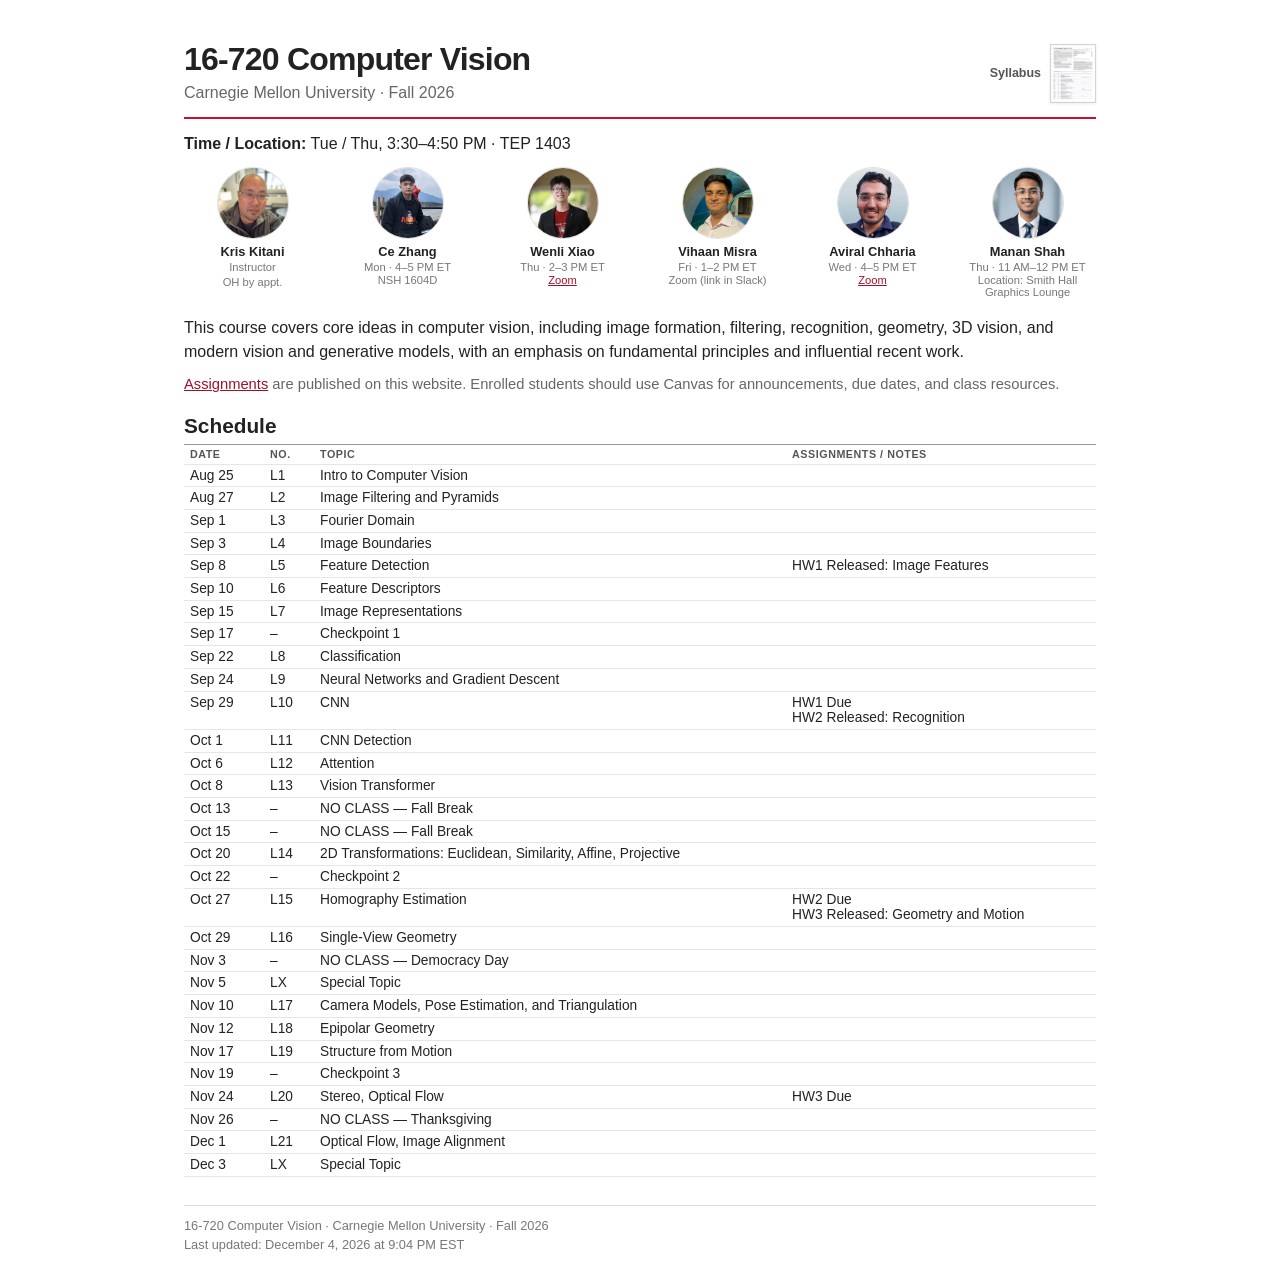
<file: index.html>
<!DOCTYPE html>
<html lang="en">
<head>
  <meta charset="UTF-8" />
  <meta name="viewport" content="width=device-width, initial-scale=1.0" />
  <meta name="description" content="16-720 Computer Vision, Carnegie Mellon University, Fall 2026" />
  <title>16-720 Computer Vision | Fall 2026</title>
  <link rel="stylesheet" href="styles.css" />
</head>
<body>
  <main class="page">
    <header class="top-header">
      <div>
        <h1>16-720 Computer Vision</h1>
        <p class="term">Carnegie Mellon University · Fall 2026</p>
      </div>
      <a class="syllabus-card" href="assets/documents/2026-fall/syllabus.pdf" aria-label="Open syllabus PDF">
        <span class="syllabus-label">Syllabus</span>
        <img class="syllabus-thumb" src="assets/thumbnails/2026-fall/syllabus.jpg" alt="Thumbnail of the 16-720 syllabus" />
      </a>
    </header>

    <section class="overview">
      <p><strong>Time / Location:</strong> Tue / Thu, 3:30–4:50 PM · TEP 1403</p>
    </section>

    <section class="people" aria-label="Course staff">
      <div class="person"><img class="staff-photo" src="assets/staff/2026-fall/kris-kitani.jpg" alt="Kris Kitani" /><div><strong>Kris Kitani</strong><span>Instructor</span><span>OH by appt.</span></div></div>
      <div class="person"><img class="staff-photo" src="assets/staff/2026-fall/ce-zhang.png" alt="Ce Zhang" /><div><strong>Ce Zhang</strong><span>Mon · 4–5 PM ET<br />NSH 1604D</span></div></div>
      <div class="person"><img class="staff-photo" src="assets/staff/2026-fall/wenli-xiao.jpg" alt="Wenli Xiao" /><div><strong>Wenli Xiao</strong><span>Thu · 2–3 PM ET<br /><a href="https://cmu.zoom.us/j/7518640115?pwd=4FFLjPr69uOscDvFHSHwdzfriO1Lqt.1">Zoom</a></span></div></div>
      <div class="person"><img class="staff-photo" src="assets/staff/2026-fall/vihaan-misra.jpg" alt="Vihaan Misra" /><div><strong>Vihaan Misra</strong><span>Fri · 1–2 PM ET<br />Zoom (link in Slack)</span></div></div>
      <div class="person"><img class="staff-photo" src="assets/staff/2026-fall/aviral-chharia.png" alt="Aviral Chharia" /><div><strong>Aviral Chharia</strong><span>Wed · 4–5 PM ET<br /><a href="https://cmu.zoom.us/j/98953950409?pwd=ca9AmWrLb6tjfGIbBt0roYokSOYHUW.1">Zoom</a></span></div></div>
      <div class="person"><img class="staff-photo" src="assets/staff/2026-fall/manan-shah.png" alt="Manan Shah" /><div><strong>Manan Shah</strong><span>Thu · 11 AM–12 PM ET<br />Location: Smith Hall Graphics Lounge</span></div></div>
    </section>

    <p class="description">
      This course covers core ideas in computer vision, including image formation, filtering,
      recognition, geometry, 3D vision, and modern vision and generative models, with an emphasis
      on fundamental principles and influential recent work.
    </p>

    <p class="student-note">
      <a href="assignments/2026-fall/">Assignments</a> are published on this website.
      Enrolled students should use Canvas for announcements, due dates, and class resources.
    </p>

    <section class="schedule">
      <h2>Schedule</h2>
      <table>
        <thead><tr><th>Date</th><th>No.</th><th>Topic</th><th>Assignments / Notes</th></tr></thead>
        <tbody>
          <tr><td>Aug 25</td><td>L1</td><td>Intro to Computer Vision</td><td></td></tr>
          <tr><td>Aug 27</td><td>L2</td><td>Image Filtering and Pyramids</td><td></td></tr>
          <tr><td>Sep 1</td><td>L3</td><td>Fourier Domain</td><td></td></tr>
          <tr><td>Sep 3</td><td>L4</td><td>Image Boundaries</td><td></td></tr>
          <tr><td>Sep 8</td><td>L5</td><td>Feature Detection</td><td>HW1 Released: Image Features</td></tr>
          <tr><td>Sep 10</td><td>L6</td><td>Feature Descriptors</td><td></td></tr>
          <tr><td>Sep 15</td><td>L7</td><td>Image Representations</td><td></td></tr>
          <tr><td>Sep 17</td><td>–</td><td>Checkpoint 1</td><td></td></tr>
          <tr><td>Sep 22</td><td>L8</td><td>Classification</td><td></td></tr>
          <tr><td>Sep 24</td><td>L9</td><td>Neural Networks and Gradient Descent</td><td></td></tr>
          <tr><td>Sep 29</td><td>L10</td><td>CNN</td><td>HW1 Due<br />HW2 Released: Recognition</td></tr>
          <tr><td>Oct 1</td><td>L11</td><td>CNN Detection</td><td></td></tr>
          <tr><td>Oct 6</td><td>L12</td><td>Attention</td><td></td></tr>
          <tr><td>Oct 8</td><td>L13</td><td>Vision Transformer</td><td></td></tr>
          <tr><td>Oct 13</td><td>–</td><td>NO CLASS — Fall Break</td><td></td></tr>
          <tr><td>Oct 15</td><td>–</td><td>NO CLASS — Fall Break</td><td></td></tr>
          <tr><td>Oct 20</td><td>L14</td><td>2D Transformations: Euclidean, Similarity, Affine, Projective</td><td></td></tr>
          <tr><td>Oct 22</td><td>–</td><td>Checkpoint 2</td><td></td></tr>
          <tr><td>Oct 27</td><td>L15</td><td>Homography Estimation</td><td>HW2 Due<br />HW3 Released: Geometry and Motion</td></tr>
          <tr><td>Oct 29</td><td>L16</td><td>Single-View Geometry</td><td></td></tr>
          <tr><td>Nov 3</td><td>–</td><td>NO CLASS — Democracy Day</td><td></td></tr>
          <tr><td>Nov 5</td><td>LX</td><td>Special Topic</td><td></td></tr>
          <tr><td>Nov 10</td><td>L17</td><td>Camera Models, Pose Estimation, and Triangulation</td><td></td></tr>
          <tr><td>Nov 12</td><td>L18</td><td>Epipolar Geometry</td><td></td></tr>
          <tr><td>Nov 17</td><td>L19</td><td>Structure from Motion</td><td></td></tr>
          <tr><td>Nov 19</td><td>–</td><td>Checkpoint 3</td><td></td></tr>
          <tr><td>Nov 24</td><td>L20</td><td>Stereo, Optical Flow</td><td>HW3 Due</td></tr>
          <tr><td>Nov 26</td><td>–</td><td>NO CLASS — Thanksgiving</td><td></td></tr>
          <tr><td>Dec 1</td><td>L21</td><td>Optical Flow, Image Alignment</td><td></td></tr>
          <tr><td>Dec 3</td><td>LX</td><td>Special Topic</td><td></td></tr>
        </tbody>
      </table>
    </section>

    <footer>
      <span>16-720 Computer Vision · Carnegie Mellon University · Fall 2026</span><br />
      <span id="last-updated"></span>
    </footer>
  </main>

  <script>
    const modified = new Date(document.lastModified);
    const formatted = new Intl.DateTimeFormat("en-US", {
      timeZone: "America/New_York",
      year: "numeric",
      month: "long",
      day: "numeric",
      hour: "numeric",
      minute: "2-digit",
      timeZoneName: "short"
    }).format(modified);
    document.getElementById("last-updated").textContent = `Last updated: ${formatted}`;
  </script>
</body>
</html>
</file>
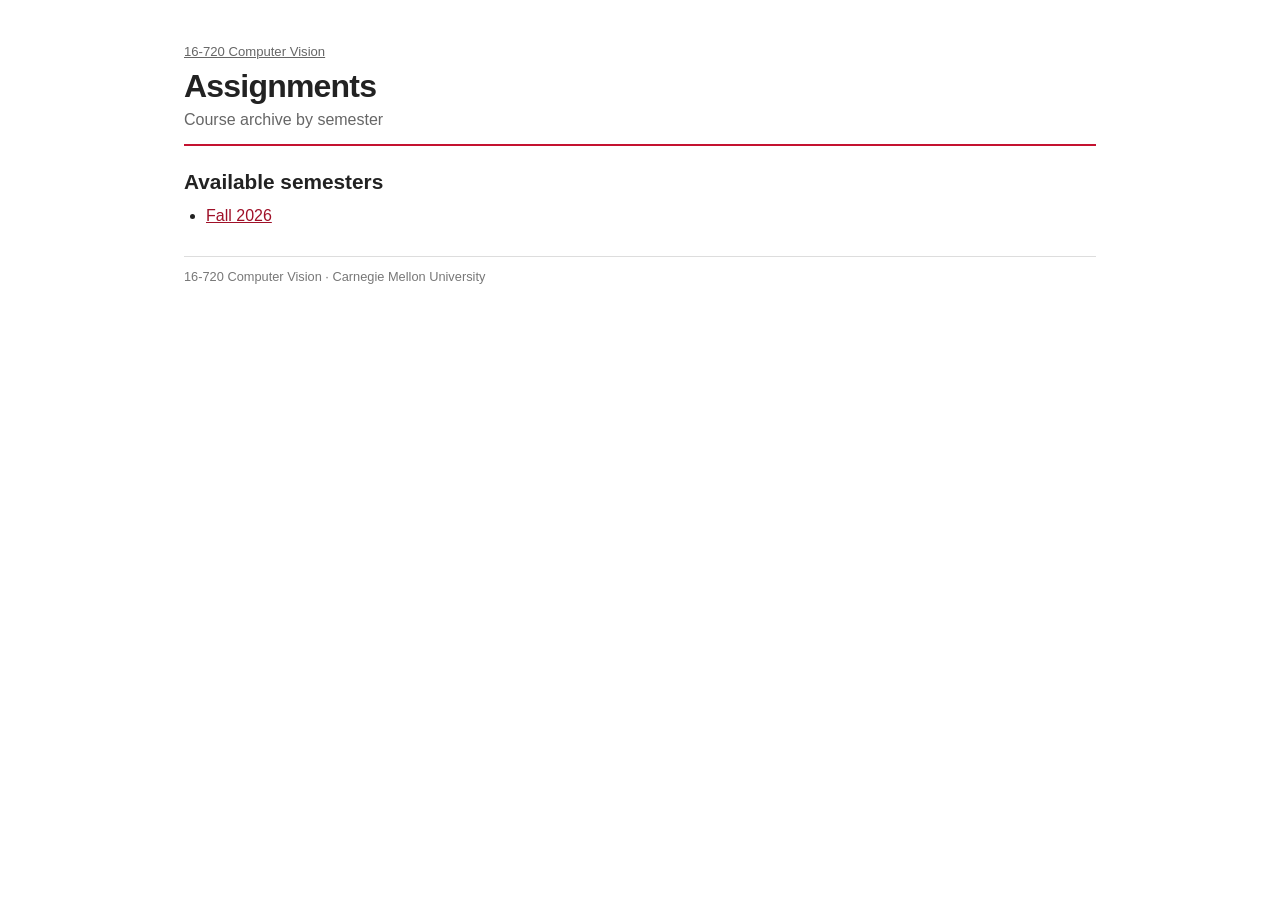
<file: assignments/index.html>
<!DOCTYPE html>
<html lang="en">
<head>
  <meta charset="UTF-8" />
  <meta name="viewport" content="width=device-width, initial-scale=1.0" />
  <meta name="description" content="16-720 Computer Vision assignment archive" />
  <title>Assignments | 16-720 Computer Vision</title>
  <link rel="stylesheet" href="../styles.css" />
</head>
<body>
  <main class="page">
    <header class="top-header">
      <div>
        <p class="breadcrumb"><a href="../">16-720 Computer Vision</a></p>
        <h1>Assignments</h1>
        <p class="term">Course archive by semester</p>
      </div>
    </header>

    <section class="content-section">
      <h2>Available semesters</h2>
      <ul class="link-list">
        <li><a href="2026-fall/">Fall 2026</a></li>
      </ul>
    </section>

    <footer>16-720 Computer Vision · Carnegie Mellon University</footer>
  </main>
</body>
</html>
</file>
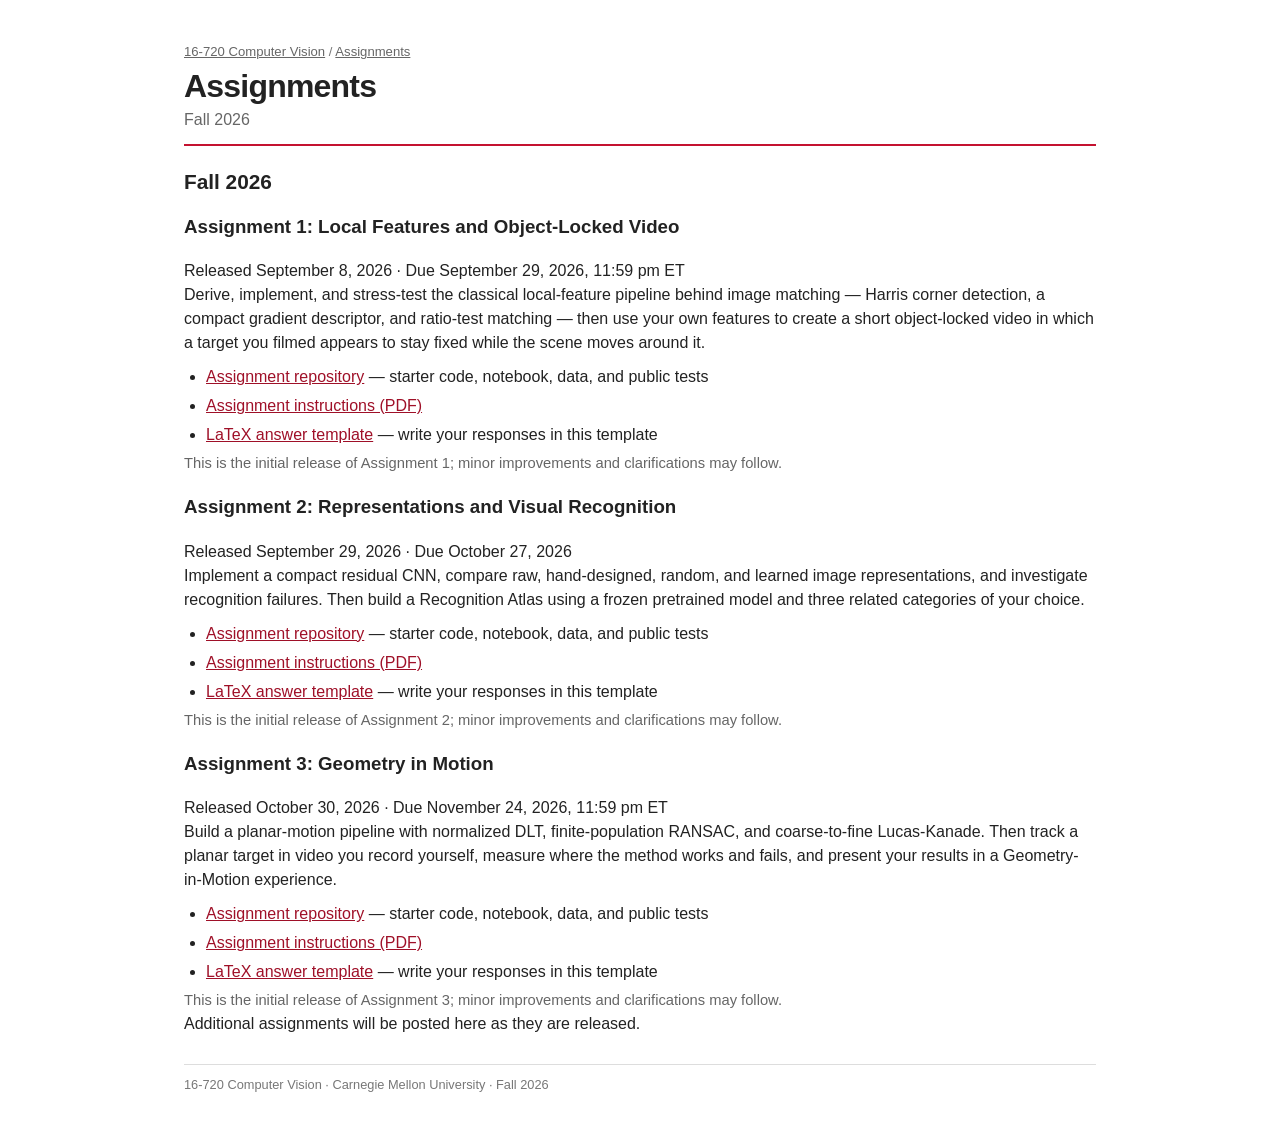
<file: assignments/2026-fall/index.html>
<!DOCTYPE html>
<html lang="en">
<head>
  <meta charset="UTF-8" />
  <meta name="viewport" content="width=device-width, initial-scale=1.0" />
  <meta name="description" content="16-720 Computer Vision assignments for Fall 2026" />
  <title>Fall 2026 Assignments | 16-720 Computer Vision</title>
  <link rel="stylesheet" href="../../styles.css" />
</head>
<body>
  <main class="page">
    <header class="top-header">
      <div>
        <p class="breadcrumb"><a href="../../">16-720 Computer Vision</a> / <a href="../">Assignments</a></p>
        <h1>Assignments</h1>
        <p class="term">Fall 2026</p>
      </div>
    </header>

    <section class="content-section">
      <h2>Fall 2026</h2>

      <h3>Assignment 1: Local Features and Object-Locked Video</h3>
      <p>Released September 8, 2026 &middot; Due September 29, 2026, 11:59 pm ET</p>
      <p class="description">Derive, implement, and stress-test the classical local-feature
      pipeline behind image matching &mdash; Harris corner detection, a compact gradient
      descriptor, and ratio-test matching &mdash; then use your own features to create a short
      object-locked video in which a target you filmed appears to stay fixed while the scene
      moves around it.</p>
      <ul class="link-list">
        <li><a href="https://github.com/cmu16720/16720-26fall-assignment1">Assignment repository</a> &mdash; starter code, notebook, data, and public tests</li>
        <li><a href="https://github.com/cmu16720/16720-26fall-assignment1/blob/main/assignment_instructions.pdf">Assignment instructions (PDF)</a></li>
        <li><a href="https://github.com/cmu16720/16720-26fall-assignment1/blob/main/answer_template.tex">LaTeX answer template</a> &mdash; write your responses in this template</li>
      </ul>
      <p class="student-note">This is the initial release of Assignment 1; minor improvements and clarifications may follow.</p>

      <h3>Assignment 2: Representations and Visual Recognition</h3>
      <p>Released September 29, 2026 &middot; Due October 27, 2026</p>
      <p class="description">Implement a compact residual CNN, compare raw, hand-designed,
      random, and learned image representations, and investigate recognition failures.
      Then build a Recognition Atlas using a frozen pretrained model and three related
      categories of your choice.</p>
      <ul class="link-list">
        <li><a href="https://github.com/cmu16720/16720-26fall-assignment2">Assignment repository</a> &mdash; starter code, notebook, data, and public tests</li>
        <li><a href="https://github.com/cmu16720/16720-26fall-assignment2/blob/main/assignment_instructions.pdf">Assignment instructions (PDF)</a></li>
        <li><a href="https://github.com/cmu16720/16720-26fall-assignment2/blob/main/answer_template.tex">LaTeX answer template</a> &mdash; write your responses in this template</li>
      </ul>
      <p class="student-note">This is the initial release of Assignment 2; minor improvements and clarifications may follow.</p>

      <h3>Assignment 3: Geometry in Motion</h3>
      <p>Released October 30, 2026 &middot; Due November 24, 2026, 11:59 pm ET</p>
      <p class="description">Build a planar-motion pipeline with normalized DLT,
      finite-population RANSAC, and coarse-to-fine Lucas-Kanade. Then track a planar
      target in video you record yourself, measure where the method works and fails,
      and present your results in a Geometry-in-Motion experience.</p>
      <ul class="link-list">
        <li><a href="https://github.com/cmu16720/16720-26fall-assignment3">Assignment repository</a> &mdash; starter code, notebook, data, and public tests</li>
        <li><a href="https://github.com/cmu16720/16720-26fall-assignment3/blob/main/assignment_instructions.pdf">Assignment instructions (PDF)</a></li>
        <li><a href="https://github.com/cmu16720/16720-26fall-assignment3/blob/main/answer_template.tex">LaTeX answer template</a> &mdash; write your responses in this template</li>
      </ul>
      <p class="student-note">This is the initial release of Assignment 3; minor improvements and clarifications may follow.</p>

      <p>Additional assignments will be posted here as they are released.</p>
    </section>

    <footer>16-720 Computer Vision · Carnegie Mellon University · Fall 2026</footer>
  </main>
</body>
</html>
</file>
<file: styles.css>
* { box-sizing: border-box; }

body {
  margin: 0;
  color: #222;
  background: #fff;
  font-family: -apple-system, BlinkMacSystemFont, "Segoe UI", Helvetica, Arial, sans-serif;
  font-size: 16px;
  line-height: 1.5;
}

.page {
  width: 100%;
  max-width: 1040px;
  margin: 0 auto;
  padding: 42px 64px 30px;
}

.top-header {
  display: flex;
  align-items: center;
  justify-content: space-between;
  gap: 28px;
  padding-bottom: 12px;
  border-bottom: 2px solid #c41230;
}

h1 {
  margin: 0;
  font-size: 2rem;
  line-height: 1.1;
  letter-spacing: -0.025em;
  font-weight: 700;
}

.term { margin: 4px 0 0; color: #666; }

.syllabus-card {
  flex: 0 0 auto;
  display: inline-flex;
  align-items: center;
  gap: 9px;
  color: #555;
  text-decoration: none;
  border: 0;
}

.syllabus-label { font-size: 0.78rem; font-weight: 600; line-height: 1; }

.syllabus-thumb {
  display: block;
  width: 46px;
  height: 59px;
  object-fit: cover;
  object-position: top;
  border: 1px solid #d4d4d4;
  box-shadow: 0 1px 3px rgba(0,0,0,.08);
  background: #fff;
}

.syllabus-card:hover .syllabus-label { color: #c41230; }
.syllabus-card:hover .syllabus-thumb { border-color: #aaa; }

.overview { margin: 14px 0 12px; line-height: 1.35; }
.overview p { margin: 0; }

.people {
  display: grid;
  grid-template-columns: repeat(6, 1fr);
  column-gap: 18px;
  width: 100%;
  margin: 0 0 18px;
}

.person {
  min-width: 0;
  text-align: center;
}

.photo-placeholder,
.staff-photo {
  display: block;
  width: 72px;
  height: 72px;
  margin: 0 auto 6px;
  border: 1px solid #dedede;
  border-radius: 50%;
}

.photo-placeholder { background: #f4f4f4; }

.staff-photo {
  object-fit: cover;
  object-position: center;
}

.person strong,
.person span { display: block; }

.person strong {
  font-size: 0.8rem;
  line-height: 1.15;
  white-space: normal;
}

.person span {
  margin-top: 2px;
  color: #777;
  font-size: 0.7rem;
  line-height: 1.1;
}

.description {
  width: 100%;
  max-width: none;
  margin: 0 0 9px;
}

.student-note {
  width: 100%;
  max-width: none;
  margin: 0 0 18px;
  color: #666;
  font-size: 0.92rem;
}

a { color: #9f1028; }
a:hover { color: #c41230; }

.breadcrumb {
  margin: 0 0 7px;
  color: #777;
  font-size: 0.82rem;
}

.breadcrumb a { color: #666; }

.content-section { margin-top: 24px; }
.content-section p { margin: 0; }

.link-list {
  margin: 10px 0 0;
  padding-left: 22px;
}

.link-list li { margin: 5px 0; }

h2 { margin: 0 0 7px; font-size: 1.3rem; line-height: 1.15; font-weight: 700; }

table { width: 100%; border-collapse: collapse; font-size: 0.86rem; line-height: 1.14; }

th, td {
  padding: 3px 6px;
  text-align: left;
  vertical-align: top;
  border-bottom: 1px solid #e5e5e5;
}

th {
  padding-top: 3px;
  padding-bottom: 3px;
  color: #555;
  font-size: 0.67rem;
  font-weight: 700;
  text-transform: uppercase;
  letter-spacing: 0.05em;
  border-top: 1px solid #999;
}

th:first-child { width: 80px; }
th:nth-child(2) { width: 50px; }

footer {
  margin-top: 28px;
  padding-top: 10px;
  border-top: 1px solid #ddd;
  color: #777;
  font-size: 0.8rem;
}

@media (max-width: 700px) {
  .page { padding: 26px 20px 24px; }
  .top-header { gap: 14px; }
  h1 { font-size: 1.65rem; }
  .syllabus-card { gap: 6px; }
  .syllabus-label { font-size: 0.72rem; }
  .syllabus-thumb { width: 38px; height: 49px; }
  .overview { margin-top: 12px; }
  .people { grid-template-columns: repeat(3, 1fr); gap: 16px 10px; }
  .photo-placeholder,
  .staff-photo { width: 62px; height: 62px; }
  table { font-size: 0.8rem; line-height: 1.1; }
  th, td { padding: 2px 4px; }
  th:first-child { width: 66px; }
  th:nth-child(2) { width: 42px; }
}
</file>
